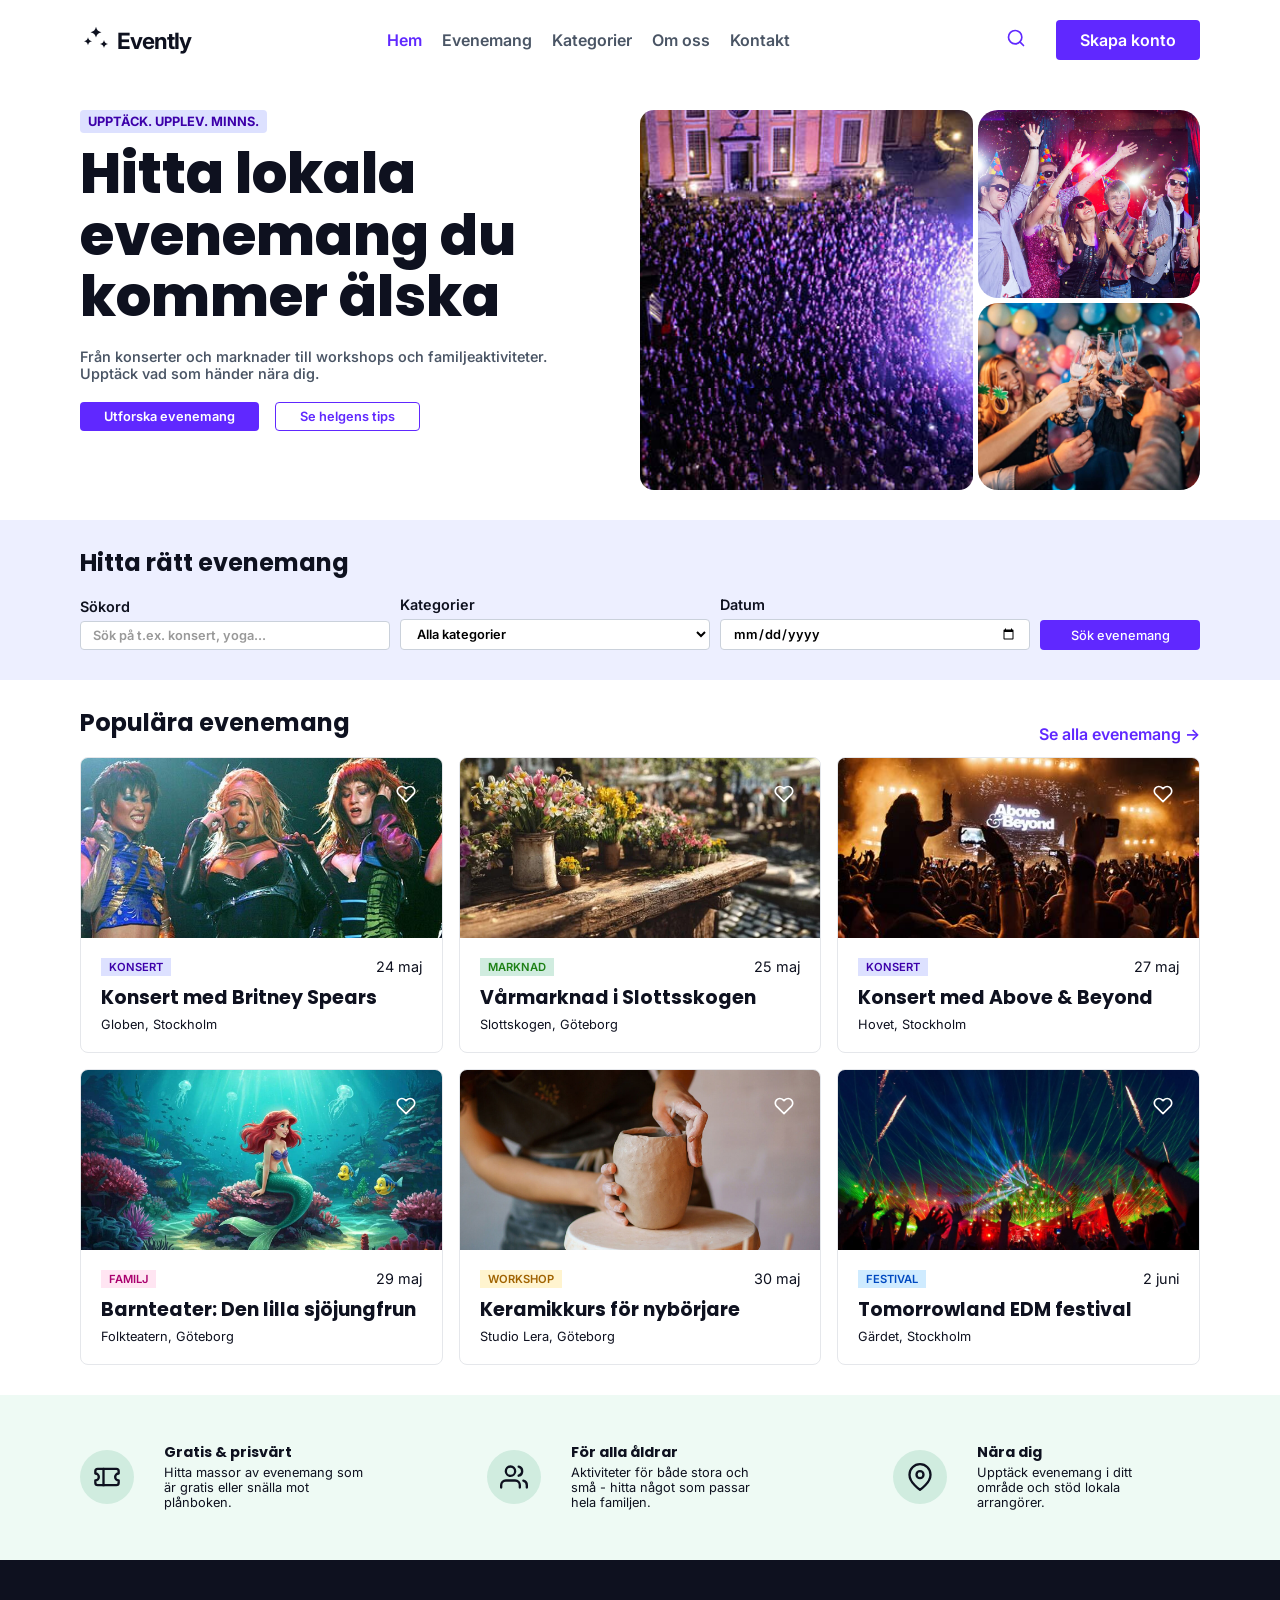
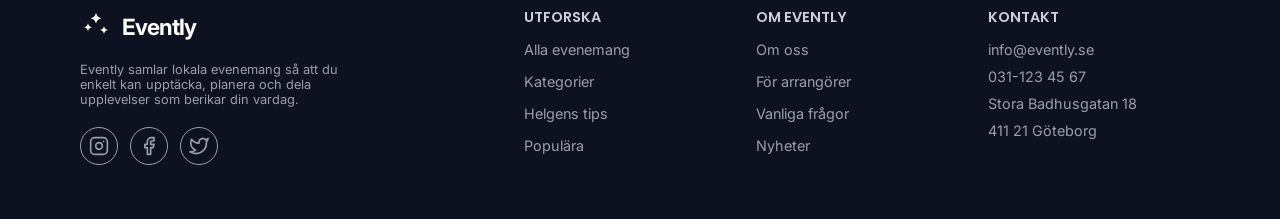
<file: index.html>
<!DOCTYPE html>
<html lang="sv">

<head>
    <meta charset="UTF-8">
    <meta name="description" content="Hitta evenemang nära dig med Evently">    
    <meta name="viewport" content="width=device-width, initial-scale=1.0">
    <title>Evently - Hitta lokala evenemang du kommer älska</title>
    <!-- Google Fonts Preconnect and Links for Variable Fonts: Inter and Poppins -->
    <link rel="preconnect" href="https://fonts.googleapis.com">
    <link rel="preconnect" href="https://fonts.gstatic.com" crossorigin>
    <link href="https://fonts.googleapis.com/css2?family=Inter:ital,opsz,wght@0,14..32,100..900;1,14..32,100..900&family=Poppins:ital,wght@0,100;0,200;0,300;0,400;0,500;0,600;0,700;0,800;0,900;1,100;1,200;1,300;1,400;1,500;1,600;1,700;1,800;1,900&display=swap" rel="stylesheet">
    <link rel="stylesheet" href="style.css">
</head>

<body>
  
<div class="sitewrapper">

    <header class="header">

        <div class="header-inner">

            <div class="mobile-menu">
                <a class="active" href="#">Hem</a>
                <a href="#">Evenemang</a>
                <a href="#">Kategorier</a>
                <a href="#">Om oss</a>
                <a href="#">Kontakt</a>
                <a href="#">Skapa konto</a>
            </div>

            <div class="logo">
                <a class="logo-link">
                    <svg width="32" height="32" viewBox="0 0 24 24" fill="currentColor" xmlns="http://www.w3.org/2000/svg" aria-hidden="true">
                        <path d="M12 2c-.4 2.3-1.8 3.7-4.1 4.1C10.2 6.5 11.6 7.9 12 10.2c.4-2.3 1.8-3.7 4.1-4.1-2.3-.4-3.7-1.8-4.1-4.1zM6 10c-.3 1.7-1.3 2.7-3 3 1.7.3 2.7 1.3 3 3 .3-1.7 1.3-2.7 3-3-1.7-.3-2.7-1.3-3-3zm12 2c-.3 1.7-1.3 2.7-3 3 1.7.3 2.7 1.3 3 3 .3-1.7 1.3-2.7 3-3-1.7-.3-2.7-1.3-3-3z" />
                    </svg>
                    <span>Evently</span>
                </a>
            </div>

            <nav class="nav-menu">
                <a class="active" href="#">Hem</a>
                <a href="#">Evenemang</a>
                <a href="#">Kategorier</a>
                <a href="#">Om oss</a>
                <a href="#">Kontakt</a>
            </nav>

            <div class="header-right">

                <button class="search-btn" aria-label="Sök"> <svg width="20" height="20" viewBox="0 0 24 24" fill="none" stroke="currentColor" stroke-width="2"
            stroke-linecap="round" stroke-linejoin="round" aria-hidden="true">
                <circle cx="11" cy="11" r="8"></circle>
                <line x1="21" y1="21" x2="16.65" y2="16.65"></line>
                </svg></button>

                <button class="create-account-btn">Skapa konto</button>

                <div class="hamburger">
                    <svg width="24" height="24" viewBox="0 0 24 24" fill="none" stroke="currentColor" stroke-width="2"
                        stroke-linecap="round" stroke-linejoin="round" aria-hidden="true">
                        <line x1="4" y1="12" x2="20" y2="12"></line>
                        <line x1="4" y1="6" x2="20" y2="6"></line>
                        <line x1="4" y1="18" x2="20" y2="18"></line>
                    </svg>

                </div>
            </div>

        </div>

    </header>

    <main>

        <section class="hero">

            <div class="content-wrapper">

                <div class="hero-inner">
                
                    <div class="hero-content">
                        <p class="tagline">Upptäck. Upplev. Minns.</p>
                        <h1 class="hero-title">Hitta lokala evenemang du kommer älska</h1>
                        <p class="hero-description">
                            Från konserter och marknader till workshops och familjeaktiviteter. 
                            Upptäck vad som händer nära dig.
                        </p>

                        <div class="hero-buttons">
                            <button class="btn primary">Utforska evenemang</button>
                            <button class="btn secondary">Se helgens tips</button>
                        </div>
                    </div>
                
                    <div class="hero-images">
                        <div class="large-image">
                            <img src="img/1.jpg" alt="Stort evenemang">
                        </div>
                        <div class="small-images">
                            <div class="small-image">
                                <img src="img/2.jpg" alt="Evenemang 1">
                            </div>
                            <div class="small-image">
                                <img src="img/3.jpg" alt="Evenemang 2">
                            </div>
                        </div>
                    </div>
                
                </div>
        </div>
    </section>

    <section class="filters-section">

       <div class="content-wrapper">
           
            <h2 class="section-title">Hitta rätt evenemang</h2>
           
            <div class="filters-row">
               
               <div class="filter-group">
                   <label for="search">Sökord</label>
                   <input type="text" id="search" placeholder="Sök på t.ex. konsert, yoga..." class="search-input">
               </div>

               <div class="filter-group">
                   <label for="category">Kategorier</label>
                   <select id="category" class="select-input">
                       <option value="">Alla kategorier</option>
                       <option value="konsert">Konsert</option>
                       <option value="marknad">Marknad</option>
                       <option value="workshop">Workshop</option>
                       <option value="familj">Familj</option>
                       <option value="sport">Sport / Hälsa</option>
                   </select>
               </div>

               <div class="filter-group">
                   <label for="date">Datum</label>
                   <input type="date" id="date" class="date-input">
               </div>

               <div class="filter-group button-group">
                   <button class="search-filter-btn">Sök evenemang</button>
               </div>

            </div>
       </div>

    </section>

    <section class="popular-section">

        <div class="content-wrapper">

            <div class="section-header">
                <h2 class="section-title">Populära evenemang</h2>
                <a href="#" class="see-all">Se alla evenemang &rarr;</a>
            </div>

            <div class="events-grid">

                <div class="event-card">
                    <div class="card-image">
                        <img src="img/card1.jpg" alt="">
                        <button class="favorite-btn" aria-label="Love this">
                            <svg width="20" height="20" viewBox="0 0 24 24" fill="none" stroke="currentColor" stroke-width="2" stroke-linecap="round" stroke-linejoin="round">
                                <path d="M20.84 4.61a5.5 5.5 0 0 0-7.78 0L12 5.67l-1.06-1.06a5.5 5.5 0 0 0-7.78 7.78l1.06 1.06L12 21.23l7.78-7.78 1.06-1.06a5.5 5.5 0 0 0 0-7.78z"></path>
                            </svg>
                        </button>
                    </div>
                    <div class="card-content">
                        <div class="card-meta">
                            <span class="category-konsert">Konsert</span>
                            <span class="date">24 maj</span>
                        </div>
                        <h3 class="event-title">Konsert med Britney Spears</h3>
                        <p class="location">Globen, Stockholm</p>
                    </div>
                </div>

                 <div class="event-card">
                    <div class="card-image">
                        <img src="img/card2.jpg" alt="">
                        <button class="favorite-btn" aria-label="Love this">
                            <svg width="20" height="20" viewBox="0 0 24 24" fill="none" stroke="currentColor" stroke-width="2" stroke-linecap="round" stroke-linejoin="round">
                                <path d="M20.84 4.61a5.5 5.5 0 0 0-7.78 0L12 5.67l-1.06-1.06a5.5 5.5 0 0 0-7.78 7.78l1.06 1.06L12 21.23l7.78-7.78 1.06-1.06a5.5 5.5 0 0 0 0-7.78z"></path>
                            </svg>
                        </button>
                    </div>
                    <div class="card-content">
                        <div class="card-meta">
                            <span class="category-marknad">Marknad</span>
                            <span class="date">25 maj</span>
                        </div>
                        <h3 class="event-title">Vårmarknad i Slottsskogen</h3>
                        <p class="location">Slottskogen, Göteborg</p>
                    </div>
                </div>

                 <div class="event-card">
                    <div class="card-image">
                        <img src="img/card3.jpg" alt="">
                        <button class="favorite-btn" aria-label="Love this">
                            <svg width="20" height="20" viewBox="0 0 24 24" fill="none" stroke="currentColor" stroke-width="2" stroke-linecap="round" stroke-linejoin="round">
                                <path d="M20.84 4.61a5.5 5.5 0 0 0-7.78 0L12 5.67l-1.06-1.06a5.5 5.5 0 0 0-7.78 7.78l1.06 1.06L12 21.23l7.78-7.78 1.06-1.06a5.5 5.5 0 0 0 0-7.78z"></path>
                            </svg>
                        </button>
                    </div>
                    <div class="card-content">
                        <div class="card-meta">
                            <span class="category-konsert">Konsert</span>
                            <span class="date">27 maj</span>
                        </div>
                        <h3 class="event-title">Konsert med Above & Beyond</h3>
                        <p class="location">Hovet, Stockholm</p>
                    </div>
                </div>

                 <div class="event-card">
                    <div class="card-image">
                        <img src="img/card4.jpg" alt="">
                        <button class="favorite-btn" aria-label="Love this">
                            <svg width="20" height="20" viewBox="0 0 24 24" fill="none" stroke="currentColor" stroke-width="2" stroke-linecap="round" stroke-linejoin="round">
                                <path d="M20.84 4.61a5.5 5.5 0 0 0-7.78 0L12 5.67l-1.06-1.06a5.5 5.5 0 0 0-7.78 7.78l1.06 1.06L12 21.23l7.78-7.78 1.06-1.06a5.5 5.5 0 0 0 0-7.78z"></path>
                            </svg>
                        </button>
                    </div>
                    <div class="card-content">
                        <div class="card-meta">
                            <span class="category-familj">Familj</span>
                            <span class="date">29 maj</span>
                        </div>
                        <h3 class="event-title">Barnteater: Den lilla sjöjungfrun</h3>
                        <p class="location">Folkteatern, Göteborg</p>
                    </div>
                </div>

                 <div class="event-card">
                    <div class="card-image">
                        <img src="img/card5.jpg" alt="">
                        <button class="favorite-btn" aria-label="Love this">
                            <svg width="20" height="20" viewBox="0 0 24 24" fill="none" stroke="currentColor" stroke-width="2" stroke-linecap="round" stroke-linejoin="round">
                                <path d="M20.84 4.61a5.5 5.5 0 0 0-7.78 0L12 5.67l-1.06-1.06a5.5 5.5 0 0 0-7.78 7.78l1.06 1.06L12 21.23l7.78-7.78 1.06-1.06a5.5 5.5 0 0 0 0-7.78z"></path>
                            </svg>
                        </button>
                    </div>
                    <div class="card-content">
                        <div class="card-meta">
                            <span class="category-workshop">Workshop</span>
                            <span class="date">30 maj</span>
                        </div>
                        <h3 class="event-title">Keramikkurs för nybörjare</h3>
                        <p class="location">Studio Lera, Göteborg</p>
                    </div>
                </div>

                 <div class="event-card">
                    <div class="card-image">
                        <img src="img/card6.jpg" alt="">
                        <button class="favorite-btn" aria-label="Love this">
                            <svg width="20" height="20" viewBox="0 0 24 24" fill="none" stroke="currentColor" stroke-width="2" stroke-linecap="round" stroke-linejoin="round">
                                <path d="M20.84 4.61a5.5 5.5 0 0 0-7.78 0L12 5.67l-1.06-1.06a5.5 5.5 0 0 0-7.78 7.78l1.06 1.06L12 21.23l7.78-7.78 1.06-1.06a5.5 5.5 0 0 0 0-7.78z"></path>
                            </svg>
                        </button>
                    </div>
                    <div class="card-content">
                        <div class="card-meta">
                            <span class="category-festival">Festival</span>
                            <span class="date">2 juni</span>
                        </div>
                        <h3 class="event-title">Tomorrowland EDM festival</h3>
                        <p class="location">Gärdet, Stockholm</p>
                    </div>
                </div>

            </div>
        </div>
    </section>

    <section class="benefits-section">

        <div class="content-wrapper">

            <div class="benefits-grid">

                <div class="benefit-card">
                        <div class="icon-circle">
                    <svg width="48" height="48" viewBox="0 0 24 24" fill="none" stroke="currentColor" stroke-width="2" stroke-linecap="round" stroke-linejoin="round">
                        <path d="M2 9a3 3 0 0 1 0 6v2a2 2 0 0 0 2 2h16a2 2 0 0 0 2-2v-2a3 3 0 0 1 0-6V7a2 2 0 0 0-2-2H4a2 2 0 0 0-2 2v2z"></path>
                        <line x1="9" y1="5" x2="9" y2="19"></line>
                    </svg>
                    </div>
                    <div class="benefit-text">
                        <h3>Gratis & prisvärt</h3>
                        <p>Hitta massor av evenemang som är gratis eller snälla mot plånboken.</p>
                    </div>
                </div>

                <div class="benefit-card">
                    <div class="icon-circle">
                    <svg width="48" height="48" viewBox="0 0 24 24" fill="none" stroke="currentColor" stroke-width="2" stroke-linecap="round" stroke-linejoin="round">
                        <path d="M17 21v-2a4 4 0 0 0-4-4H5a4 4 0 0 0-4 4v2"></path>
                        <circle cx="9" cy="7" r="4"></circle>
                        <path d="M23 21v-2a4 4 0 0 0-3-3.87"></path>
                        <path d="M16 3.13a4 4 0 0 1 0 7.75"></path>
                    </svg>
                    </div>
                    <div class="benefit-text">
                        <h3>För alla åldrar</h3>
                        <p>Aktiviteter för både stora och små - hitta något som passar hela familjen.</p>
                    </div>
                </div>

                <div class="benefit-card">
                    <div class="icon-circle">
                    <svg class="m-1 text-emerald-800" width="24" height="24" viewBox="0 0 24 24" fill="none" stroke="currentColor" stroke-width="2" stroke-linecap="round" stroke-linejoin="round" aria-hidden="true">
                        <path d="M21 10c0 7-9 13-9 13s-9-6-9-13a9 9 0 0 1 18 0z"></path>
                        <circle cx="12" cy="10" r="3"></circle>
                    </svg>
                    </div>
                    <div class="benefit-text">
                        <h3>Nära dig</h3>
                        <p>Upptäck evenemang i ditt område och stöd lokala arrangörer.</p>
                    </div>
                </div>

            </div>

        </div>

    </section>

    </main>

    <footer class="footer">

        <div class="content-wrapper">

            <div class="footer-grid">

                <div class="footer-col logo-col">
                    <div class="logo">
                        <a href="#" class="logo-link">

                            <svg width="32" height="32" viewBox="0 0 24 24" fill="currentColor" xmlns="http://www.w3.org/2000/svg">
                                <path d="M12 2c-.4 2.3-1.8 3.7-4.1 4.1C10.2 6.5 11.6 7.9 12 10.2c.4-2.3 1.8-3.7 4.1-4.1-2.3-.4-3.7-1.8-4.1-4.1zM6 10c-.3 1.7-1.3 2.7-3 3 1.7.3 2.7 1.3 3 3 .3-1.7 1.3-2.7 3-3-1.7-.3-2.7-1.3-3-3zm12 2c-.3 1.7-1.3 2.7-3 3 1.7.3 2.7 1.3 3 3 .3-1.7 1.3-2.7 3-3-1.7-.3-2.7-1.3-3-3z" />
                            </svg>
                            <span>Evently</span>
                        </a>
                    </div>

                    <p class="footer-description">
                        Evently samlar lokala evenemang så att du enkelt kan upptäcka, planera och dela upplevelser som berikar din vardag.
                    </p>

                    <div class="social-icons">
                        <a href="#" class="social-icon" aria-label="Instagram"><svg width="20" height="20" viewBox="0 0 24 24" fill="none" stroke="currentColor" stroke-width="2" stroke-linecap="round" stroke-linejoin="round"><rect x="2" y="2" width="20" height="20" rx="5" ry="5"></rect><path d="M16 11.37A4 4 0 1 1 12.63 8 4 4 0 0 1 16 11.37z"></path><line x1="17.5" y1="6.5" x2="17.51" y2="6.5"></line></svg></a>
                        <a href="#" class="social-icon" aria-label="Facebook"><svg width="20" height="20" viewBox="0 0 24 24" fill="none" stroke="currentColor" stroke-width="2" stroke-linecap="round" stroke-linejoin="round"><path d="M18 2h-3a5 5 0 0 0-5 5v3H7v4h3v8h4v-8h3l1-4h-4V7a1 1 0 0 1 1-1h3z"></path></svg></a>
                        <a href="#" class="social-icon" aria-label="Twitter"><svg width="20" height="20" viewBox="0 0 24 24" fill="none" stroke="currentColor" stroke-width="2" stroke-linecap="round" stroke-linejoin="round"><path d="M23 3a10.9 10.9 0 0 1-3.14 1.53 4.48 4.48 0 0 0-7.86 3v1A10.66 10.66 0 0 1 3 4s-4 9 5 13a11.64 11.64 0 0 1-7 2c9 5 20 0 20-11.5a4.5 4.5 0 0 0-.08-.83A7.72 7.72 0 0 0 23 3z"></path></svg></a>
                    </div>
                </div>

                <div class="footer-col">
                    <h4>Utforska</h4>
                    <ul class="footer-links">
                        <li><a href="#">Alla evenemang</a></li>
                        <li><a href="#">Kategorier</a></li>
                        <li><a href="#">Helgens tips</a></li>
                        <li><a href="#">Populära</a></li>
                    </ul>
                </div>

                <div class="footer-col">
                    <h4>Om Evently</h4>
                    <ul class="footer-links">
                        <li><a href="#">Om oss</a></li>
                        <li><a href="#">För arrangörer</a></li>
                        <li><a href="#">Vanliga frågor</a></li>
                        <li><a href="#">Nyheter</a></li>
                    </ul>
                </div>

                <div class="footer-col">
                    <h4>Kontakt</h4>
                    <ul class="footer-contact">
                        <li><a href="mailto:info@evently.se">info@evently.se</a></li>
                        <li><a href="tel:+46311234567">031-123 45 67</a></li>
                        <li>Stora Badhusgatan 18</li>
                        <li>411 21 Göteborg</li>
                    </ul>
                </div>

            </div>
        </div>

    </footer>

</div>

<script>
const hamburger = document.querySelector('.hamburger');
const mobileMenu = document.querySelector('.mobile-menu');

hamburger.addEventListener('click', () => {
    mobileMenu.classList.toggle('open');
});
</script>
  
</body>

</html>
</file>
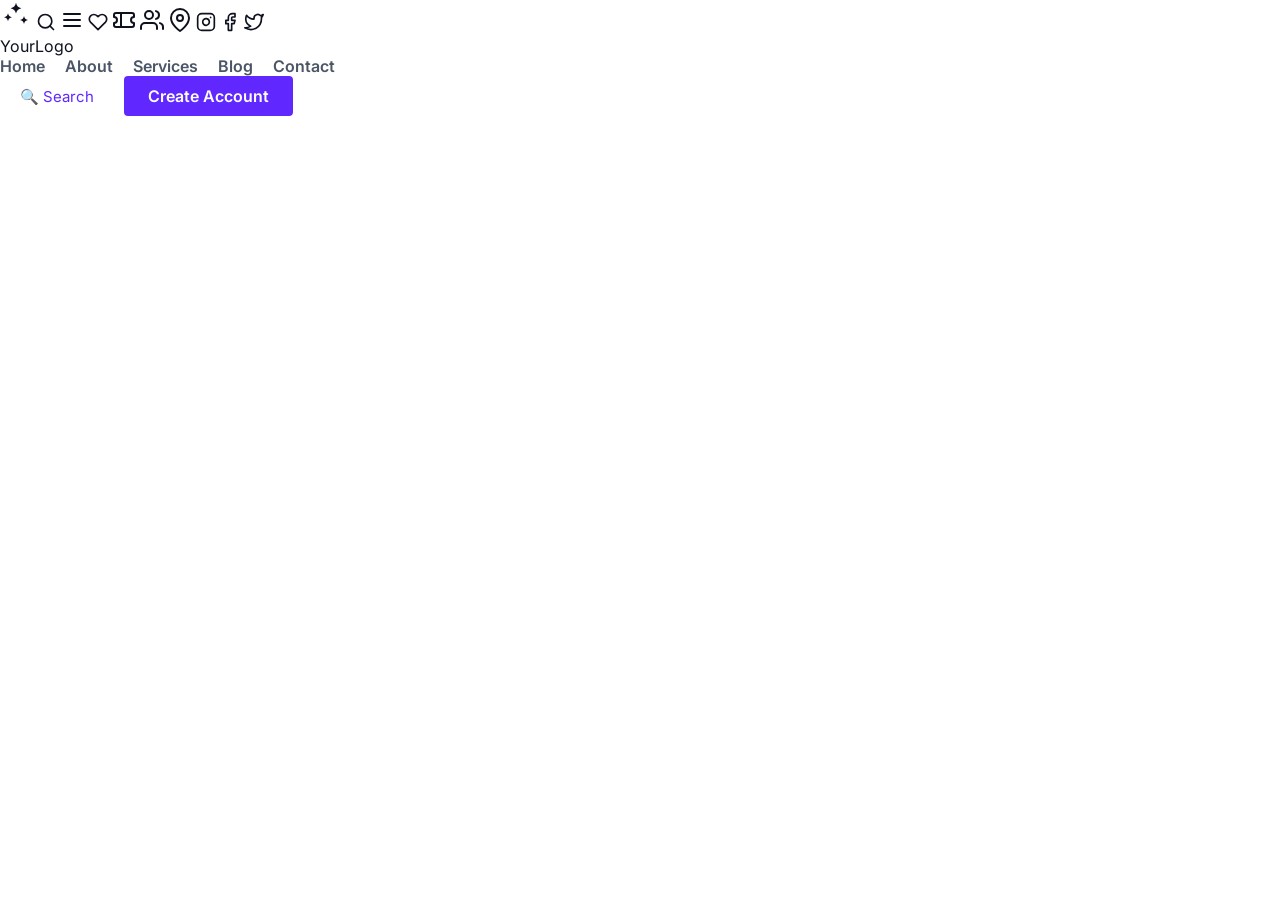
<file: temp.html>
<!DOCTYPE html>
<html lang="sv">

<head>
    <meta charset="UTF-8">
    <meta name="viewport" content="width=device-width, initial-scale=1.0">
    <title>Evently - Hitta lokala evenemang du kommer älska</title>
    <!-- Google Fonts Preconnect and Links for Variable Fonts: Inter and Poppins -->
    <link rel="preconnect" href="https://fonts.googleapis.com">
    <link rel="preconnect" href="https://fonts.gstatic.com" crossorigin>
    <link
        href="https://fonts.googleapis.com/css2?family=Inter:ital,opsz,wght@0,14..32,100..900;1,14..32,100..900&family=Poppins:ital,wght@0,100..900;1,100..900&display=swap"
        rel="stylesheet">
    <link rel="stylesheet" href="style.css">
</head>

<body>
    <!-- SVGs -->

    <!-- logo icon -->
    <svg width="32" height="32" viewBox="0 0 24 24" fill="currentColor" xmlns="http://www.w3.org/2000/svg"
        aria-hidden="true">
        <path
            d="M12 2c-.4 2.3-1.8 3.7-4.1 4.1C10.2 6.5 11.6 7.9 12 10.2c.4-2.3 1.8-3.7 4.1-4.1-2.3-.4-3.7-1.8-4.1-4.1zM6 10c-.3 1.7-1.3 2.7-3 3 1.7.3 2.7 1.3 3 3 .3-1.7 1.3-2.7 3-3-1.7-.3-2.7-1.3-3-3zm12 2c-.3 1.7-1.3 2.7-3 3 1.7.3 2.7 1.3 3 3 .3-1.7 1.3-2.7 3-3-1.7-.3-2.7-1.3-3-3z" />
    </svg>

    <!-- spyglass icon -->
    <svg width="20" height="20" viewBox="0 0 24 24" fill="none" stroke="currentColor" stroke-width="2"
        stroke-linecap="round" stroke-linejoin="round" aria-hidden="true">
        <circle cx="11" cy="11" r="8"></circle>
        <line x1="21" y1="21" x2="16.65" y2="16.65"></line>
    </svg>

    <!-- hamburger icon -->
    <svg width="24" height="24" viewBox="0 0 24 24" fill="none" stroke="currentColor" stroke-width="2"
        stroke-linecap="round" stroke-linejoin="round" aria-hidden="true">
        <line x1="4" y1="12" x2="20" y2="12"></line>
        <line x1="4" y1="6" x2="20" y2="6"></line>
        <line x1="4" y1="18" x2="20" y2="18"></line>
    </svg>

    <!-- heart icon -->
    <svg width="20" height="20" viewBox="0 0 24 24" fill="none" stroke="currentColor" stroke-width="2"
        stroke-linecap="round" stroke-linejoin="round" aria-hidden="true">
        <path
            d="M20.84 4.61a5.5 5.5 0 0 0-7.78 0L12 5.67l-1.06-1.06a5.5 5.5 0 0 0-7.78 7.78l1.06 1.06L12 21.23l7.78-7.78 1.06-1.06a5.5 5.5 0 0 0 0-7.78z">
        </path>
    </svg>

    <!-- ticket icon -->
    <svg class="m-1 text-emerald-800" width="24" height="24" viewBox="0 0 24 24" fill="none" stroke="currentColor"
        stroke-width="2" stroke-linecap="round" stroke-linejoin="round" aria-hidden="true">
        <path
            d="M2 9a3 3 0 0 1 0 6v2a2 2 0 0 0 2 2h16a2 2 0 0 0 2-2v-2a3 3 0 0 1 0-6V7a2 2 0 0 0-2-2H4a2 2 0 0 0-2 2v2z">
        </path>
        <line x1="9" y1="5" x2="9" y2="19"></line>
    </svg>

    <!-- people icon -->
    <svg class="m-1 text-emerald-800" width="24" height="24" viewBox="0 0 24 24" fill="none" stroke="currentColor"
        stroke-width="2" stroke-linecap="round" stroke-linejoin="round" aria-hidden="true">
        <path d="M17 21v-2a4 4 0 0 0-4-4H5a4 4 0 0 0-4 4v2"></path>
        <circle cx="9" cy="7" r="4"></circle>
        <path d="M23 21v-2a4 4 0 0 0-3-3.87"></path>
        <path d="M16 3.13a4 4 0 0 1 0 7.75"></path>
    </svg>

    <!-- location icon -->
    <svg class="m-1 text-emerald-800" width="24" height="24" viewBox="0 0 24 24" fill="none" stroke="currentColor"
        stroke-width="2" stroke-linecap="round" stroke-linejoin="round" aria-hidden="true">
        <path d="M21 10c0 7-9 13-9 13s-9-6-9-13a9 9 0 0 1 18 0z"></path>
        <circle cx="12" cy="10" r="3"></circle>
    </svg>

    <!-- instagram icon -->
    <svg width="20" height="20" viewBox="0 0 24 24" fill="none" stroke="currentColor" stroke-width="2"
        stroke-linecap="round" stroke-linejoin="round" aria-hidden="true">
        <rect x="2" y="2" width="20" height="20" rx="5" ry="5"></rect>
        <path d="M16 11.37A4 4 0 1 1 12.63 8 4 4 0 0 1 16 11.37z"></path>
        <line x1="17.5" y1="6.5" x2="17.51" y2="6.5"></line>
    </svg>

    <!-- facebook icon -->
    <svg width="20" height="20" viewBox="0 0 24 24" fill="none" stroke="currentColor" stroke-width="2"
        stroke-linecap="round" stroke-linejoin="round" aria-hidden="true">
        <path d="M18 2h-3a5 5 0 0 0-5 5v3H7v4h3v8h4v-8h3l1-4h-4V7a1 1 0 0 1 1-1h3z"></path>
    </svg>

    <!-- x icon -->
    <svg width="20" height="20" viewBox="0 0 24 24" fill="none" stroke="currentColor" stroke-width="2"
        stroke-linecap="round" stroke-linejoin="round" aria-hidden="true">
        <path
            d="M23 3a10.9 10.9 0 0 1-3.14 1.53 4.48 4.48 0 0 0-7.86 3v1A10.66 10.66 0 0 1 3 4s-4 9 5 13a11.64 11.64 0 0 1-7 2c9 5 20 0 20-11.5a4.5 4.5 0 0 0-.08-.83A7.72 7.72 0 0 0 23 3z">
        </path>
    </svg>

    <div class="sitewrapper">
<header class="header">
    <div class="header-container">
        
        <div class="logo">
            <a href="#">YourLogo</a>
        </div>

        <nav class="nav-menu">
            <a href="#">Home</a>
            <a href="#">About</a>
            <a href="#">Services</a>
            <a href="#">Blog</a>
            <a href="#">Contact</a>
        </nav>

        <div class="header-right">
            <button class="search-btn">🔍 Search</button>
            <button class="create-account-btn">Create Account</button>
        </div>

    </div>
</header>

    <main>




    </main>

    <footer>


    </footer>
    </div>
</body>

</html>
</file>
<file: style.css>
:root {
    /* Fonts */
    --font-inter: 'Inter', system-ui, -apple-system, sans-serif;
    --font-poppins: 'Poppins', system-ui, -apple-system, sans-serif;

    /* Brand Colors */
    --purple-100: oklch(95.6% 0.028 282);
    --purple-200: oklch(91.7% 0.049 281);
    --purple-400: oklch(65.382% 0.18828 279.856);
    --purple-600: oklch(51.52% 0.2801 282.26);
    --purple-800: oklch(33.8% 0.24 285);
    --indigo-100: oklch(94.5% 0.015 264);

    /* Neutral Colors */
    --gray-50: oklch(98.53% 0.0076 250.77);
    --gray-100: oklch(96.5% 0.01 250);
    --gray-300: oklch(85.82% 0.0156 254.4);
    --gray-400: oklch(70.12% 0.019 252.3);
    --gray-600: oklch(44.51% 0.0304 257.65);
    --gray-900: oklch(18.23% 0.0298 274.65);
    --gray-950: oklch(18.23% 0.0298 274.65);
    --white: oklch(100% 0 0);

    /* Utility Colors */
    --mint-50: oklch(97.5% 0.015 165);
    --mint-200: oklch(92% 0.035 165);
    --emerald-100: oklch(95.9% 0.04 144);
    --emerald-800: oklch(52.71% 0.1654 142.1);
    --orange-100: oklch(96.8% 0.05 90);
    --orange-800: oklch(55% 0.14 75);
    --pink-100: oklch(94.8% 0.035 348);
    --pink-800: oklch(48.55% 0.2038 350.7);
    --blue-100: oklch(92.8% 0.05 250);
    --blue-800: oklch(45% 0.20 260);

    /* Spacing */
    --spacing: 0.25rem;
}



/* ==========================================
    Basic reset & typography
   ========================================== */

* {
    margin: 0;
    padding: 0;
    font: inherit;

    box-sizing: border-box;
}

img {
    max-width: 100%;
    height: auto;
    display: block;
}

a {
    text-decoration: none;
    color: inherit;
}

ul {
    list-style: none;
}


html {
    color-scheme: dark light;
}

/*** Global/base styles ***/

body {
    font-family: var(--font-inter);
    color: var(--gray-900);
    background: #fff; /* had to add this because on graphene OS browser it sets background color to black */  
}

h1,
h2,
h3,
h4,
h5,
h6 {
    font-family: var(--font-poppins);
    text-wrap: balance;
    line-height: 1.1;
}

p {
    text-wrap: pretty;
}



/* Custom premium scrollbar */
::-webkit-scrollbar {
    width: 10px;
}

::-webkit-scrollbar-track {
    background: var(--gray-50);
}

::-webkit-scrollbar-thumb {
    background: var(--gray-300);
    border-radius: 5px;
    border: 2px solid var(--gray-50);
}

::-webkit-scrollbar-thumb:hover {
    background: var(--purple-400);
}


/* Kevin Powell's content-grid layout pattern */
.content-grid {
    --padding-inline: calc(var(--spacing) * 6);
    --content-max-width: 75rem;
    --breakout-max-width: 85rem;

    --breakout-size: calc((var(--breakout-max-width) - var(--content-max-width)) / 2);

    display: grid;
    grid-template-columns:
        [full-width-start] minmax(var(--padding-inline), 1fr) [breakout-start] minmax(0, var(--breakout-size)) [content-start] minmax(min(100% - (var(--padding-inline) * 2), var(--content-max-width)), 1fr) [content-end] minmax(0, var(--breakout-size)) [breakout-end] minmax(var(--padding-inline), 1fr) [full-width-end];
}

.content-grid> :not(.breakout, .full-width),
.full-width> :not(.breakout, .full-width) {
    grid-column: content;
}

.content-grid>.breakout {
    grid-column: breakout;
}

.content-grid>.full-width {
    grid-column: full-width;

    display: grid;
    grid-template-columns: inherit;
}


/* Screen-reader utility (Visually Hidden) */
.visually-hidden {
    position: absolute;
    width: 1px;
    height: 1px;
    padding: 0;
    margin: -1px;
    overflow: hidden;
    clip: rect(0, 0, 0, 0);
    white-space: nowrap;
    border: 0;
}


/* OUR CSS STARTS HERE */ 

/* TOP NAV / HEADER */

.sitewrapper {
    max-width: 100%;
    margin: 0 auto;
}

.content-wrapper {
    max-width: 1200px;
    margin: 0 auto;
    padding-inline: 40px;
}

.header {
    background-color: var(--white);
}

.header-inner {
    display: flex;
    align-items: center;
    justify-content: space-between;
    padding-inline: 40px;
    height: 80px;
    max-width: 1200px;
    margin: 0 auto;
}

.logo {
    display: flex;
    align-items: center;
}

.logo-link {
    display: flex;
    align-items: center;
    gap: 5px; 
    text-decoration: none;
    color: var(--gray-900);
}

.logo span {
    font-size: 1.4rem;
    font-weight: 700;
    letter-spacing: -1px;
}

.nav-menu {
    display: flex;
    gap: 20px;
}

.nav-menu a {
    text-decoration: none;
    color: var(--gray-600);
    font-weight: 600;
}

a.active {
    color: var(--purple-600);
}

.nav-menu a:hover {
    color: var(--purple-600);
}

.header-right {
    display: flex;
    align-items: center;
    gap: 10px;
}

.search-btn {
    padding-block: 10px;
    padding-inline: 20px;
    border:none;
    cursor: pointer;
    font-size: 15px;
    background:var(--white);
    color: var(--purple-600);
}

.search-btn:hover {
    background-color: var(--white);
}

.create-account-btn {
    padding-block: 10px;
    padding-inline: 24px;
    background-color: var(--purple-600);
    color: var(--white);
    border: none;
    border-radius:4px; 
    cursor: pointer;
    font-weight: 600;
}

.create-account-btn:hover {
    background-color: var(--blue-800);
}

.hamburger {
    display:none;
    color: var(--purple-600);
}

.mobile-menu {
    position: absolute;
    top: 80px;
    right: 0;
    left: 0;
    background: white;
    display: none;
    flex-direction: column;
    gap: 20px;
    padding-block: 20px;
    padding-inline: 40px;
    box-shadow: 0 10px 20px rgba(0,0,0,0.1);
}

.mobile-menu a {
    text-decoration: none;
    font-weight: 600;
}

.mobile-menu a:hover {
    color: var(--purple-600);
}

.mobile-menu.open {
    display: flex;
}

/* TOP NAV / HEADER END */

/* SECTION MAIN */

.hero {
    max-height: 800px;
    padding-block: 30px;
}

.hero-inner {
    max-width: 1400px;
    margin: 0 auto;
    display: flex;
    align-items: flex-start;
    gap: 40px;
    height: 100%;
}

.hero-content {
    flex: 1;
    max-width: 520px;
}

.tagline {
    display: inline-block;
    background-color: var(--purple-200);
    color: var(--purple-800);
    padding-block: 4px;
    padding-inline: 8px;
    border-radius: 4px;
    font-weight: 700;
    margin-block-end: 10px;
    font-size:0.8rem;
    text-transform:uppercase;
}

.hero-title {
    font-size: 3.5rem;
    font-weight: 800;
    color: var(--gray-950);
    margin-block-end: 20px;
}

.hero-description {
    font-size: 0.9rem;
    color: var(--gray-600);
    margin-block-end: 20px;
    font-weight:550;
}

.hero-buttons {
    display: flex;
    gap: 16px;
    flex-wrap: wrap;
}

.btn {
    padding-block: 6px;
    padding-inline: 24px;
    font-size: 0.8rem;
    font-weight: 600;
    border-radius: 4px;
    cursor: pointer;
    transition: all 0.3s;
}

.btn.primary {
    background-color: var(--purple-600);
    color: var(--white);
    border: none;
}

.btn.primary:hover {
    background-color: var(--blue-800);
}

.btn.secondary {
    background-color: transparent;
    color: var(--purple-600);
    border: 1px solid var(--purple-600);
}

.btn.secondary:hover {
    background-color: var(--gray-900);
    color: var(--white);
}

.hero-images {
    flex: 1;
    display: flex;
    gap: 5px;
    height: 380px;          
}

.large-image {
    flex: 60%;
    border-radius: 14px;
    overflow: hidden;
}

.large-image img {
    width: 100%;
    height: 100%;
    object-fit: cover;
}

.small-images {
    flex: 40%;
    display: flex;
    flex-direction: column;
    gap: 5px;
}

.small-image {
    flex: 1;
    border-radius: 20px;
    overflow: hidden;
}

.small-image img {
    width: 100%;
    height: 100%;
    object-fit: cover;
}

/* SECTION MAIN END */

/* FILTER SECTION */

.filters-section {
    background-color: var(--purple-100);
    padding-block: 30px;
    width: 100%;
}

.filters-inner {
    max-width: 1200px;
    margin: 0 auto;
}

.section-title {
    font-size: 1.4rem;
    font-weight: 700;
    color: var(--gray-900);
    margin-block-end: 20px;
}

.filters-row {
    display: flex;
    gap: 10px;
    align-items: end;
    flex-wrap: wrap;
}

.filter-group {
    display: flex;
    flex-direction: column;
    flex: 1;
    min-width: 120px;
}

.button-group {
    flex: 0 0 auto;
    width: auto;
    min-width: 160px;
}

.filter-group label {
    font-size: 0.9rem;
    font-weight: 600;
    color: var(--gray-800);
    margin-block-end: 6px;
}

.search-input,
.select-input,
.date-input {
    padding-block: 6px;
    padding-inline: 12px;
    font-size: 0.8rem;
    border: 1px solid var(--gray-300);
    border-radius: 4px;
    background-color: var(--white);
    transition: all 0.3s;
    font-weight:600;
}

.search-input:focus,
.select-input:focus,
.date-input:focus {
    outline: none;
    border-color: #007bff;
    box-shadow: 0 0 0 4px rgba(0, 123, 255, 0.1);
}

.search-input::placeholder {
    color: #999;
}

.search-filter-btn {
    padding-block: 6px;
    padding-inline: 4px;
    font-size: 0.8rem;
    font-weight: 500;
    background-color: var(--purple-600);
    color: white;
    border: none;
    border-radius: 4px;
    cursor: pointer;
    white-space: nowrap;
    transition: all 0.3s;
    min-height:30px
}

.search-filter-btn:hover {
    background-color: #0056b3;
}

/* FILTER SECTION END */

/* CARDS SECTION */

.popular-section {
        padding-block: 30px;
}

.section-header {
    display: flex;
    justify-content: space-between;
    align-items: center;
}

.section-title {
    font-size: 1.5rem;
    font-weight: 700;
    color: var(--gray-950);
}

.see-all {
    color: var(--purple-600);
    font-weight: 600;
    text-decoration: none;
    font-size: 1rem;
}

.see-all:hover {
    text-decoration: underline;
}

.events-grid {
    display: grid;
    grid-template-columns: repeat(auto-fit, minmax(300px, 1fr));
    gap: 16px;
}

.event-card {
    background-color: white;
    border: 1px solid #e5e7eb;
    border-radius: 8px;
    overflow: hidden;
    transition: transform 0.3s, box-shadow 0.3s;
}

.event-card:hover {
    box-shadow: 0 20px 25px -5px rgb(0 0 0 / 0.1), 
                0 8px 10px -6px rgb(0 0 0 / 0.1);
}

.card-image {
    position: relative;
    height: 180px;     
    overflow: hidden;
}

.card-image img {
    width: 100%;
    height: 100%;
    object-fit: cover;
}

.favorite-btn {
    position: absolute;
    top: 16px;
    right: 16px;
    background: transparent;
    color: var(--white);
    border: none;
    width: 40px;
    height: 40px;
    border-radius: 50%;
    display: flex;
    align-items: center;
    justify-content: center;
    cursor: pointer;
    transition: all 0.2s;
}

.favorite-btn:hover {
    background: #fff0f0;
    color: #ef4444;
}

.card-content {
    padding-block: 20px;
    padding-inline: 20px;
}

.card-meta {
    display: flex;
    justify-content: space-between;
    margin-bottom: 12px;
    font-size: 0.7rem;
}

.category-konsert {
    color: var(--purple-800);
    background: var(--purple-200);
    font-weight: 600;
    padding-block: 2px;
    padding-inline: 8px;
    text-transform:uppercase;
}

.category-marknad {
    color: var(--emerald-800);
    background: var(--mint-200);
    font-weight: 600;
    padding-block: 2px;
    padding-inline: 8px;
    text-transform:uppercase;
}

.category-workshop {
    color: var(--orange-800);
    background: var(--orange-100);
    font-weight: 600;
    padding-block: 2px;
    padding-inline: 8px;
    text-transform:uppercase;
}

.category-familj {
    color: var(--pink-800);
    background: var(--pink-100);
    font-weight: 600;
    padding-block: 2px;
    padding-inline: 8px;
    text-transform:uppercase;
}

.category-festival {
    color: var(--blue-800);
    background: var(--blue-100);
    font-weight: 600;
    padding-block: 2px;
    padding-inline: 8px;
    text-transform:uppercase;
}

.date {
    color: var(--gray-500);
    font-size:0.9rem;
}

.event-title {
    font-size: 19px;
    font-weight: 700;
    margin-block-end: 8px;
    color: var(--gray-950);
}

.location {
    color: var(--gray-500);
    font-size: 0.8rem;
}

/* CARDS SECTION END */

/* BENEFITS SECTION */

.benefits-section {
    background-color: var(--mint-50);
    padding-block: 50px;
    width: 100%;
}

.benefits-grid {
    display: grid;
    grid-template-columns: repeat(3, 1fr);
    gap: 100px;                
    justify-content: center;     
}

.benefit-card {
    display: flex;
    gap: 30px;
    align-items: center;
    max-width: 285px;    
    width: 100%;  
}

.icon-circle {
    width: 54px;
    height: 54px;
    background-color: var(--mint-200);
    border-radius: 50%;
    display: flex;
    align-items: center;
    justify-content: center;
    flex-shrink: 0;
}

.benefit-card svg {
    width: 28px;
    height: 28px;
    color: var(--gray-800);
}

.benefit-text h3 {
    font-size: 0.9rem;
    font-weight: 700;
    color: var(--gray-800);
    margin-block-end: 5px;
}

.benefit-text p {
    font-size: 0.8rem;
    color: var(--gray-500);
}


/* BENEFITS SECTION END */

/* FOOTER SECTION */

.footer {
    background-color: var(--gray-950); 
    padding-block: 50px;
    padding-inline: 20px;
    width: 100%;
}

.footer-grid {
    display: grid;
    grid-template-columns: 2fr 1fr 1fr 1fr;
    gap: 20px;
}

.logo-col .logo-link {
    display: flex;
    align-items: center;
    gap: 10px;
    color: var(--white);
    text-decoration: none;
    margin-block-end: 20px;
}

.footer-description {
    margin-block-end: 20px;
    max-width: 280px;
    color: var(--gray-400);
    font-size: 0.8rem;
}

.social-icons {
    display: flex;
    gap: 12px;
}

.social-icon {
    display: flex;
    align-items: center;
    justify-content: center;
    width: 38px;
    height: 38px;
    border: 1.5px solid var(--gray-400);
    border-radius: 50%;
    color: var(--gray-400);
    transition: all 0.3s;
}

.social-icon:hover {
    border-color: #10b981;
    color: #10b981;
}

.footer-col h4 {
    color: var(--gray-300);
    font-size: 0.9rem;
    font-weight: 600;
    margin-block-end: 15px;
    text-transform:uppercase;
}

.footer-col {
    font-size: 0.9rem;
}

.footer-links li {
    margin-block-end: 15px;
}

.footer-links a {
    color: var(--gray-400);
    text-decoration: none;
    transition: color 0.3s;
}

.footer-links a:hover {
    color: var(--white);
}

.footer-contact {
    color: var(--gray-400);
}

.footer-contact li {
    margin-block-end: 10px;
}

/* FOOTER SECTION END */

/* RESPONSIVE QUERIES */

@media (max-width: 1140px) {

    .content-wrapper {
            padding-inline: 20px;   
    }

    .benefits-grid {
            gap: 40px;
    }

    .header-inner {
            padding-inline: 20px;
    }

}

@media (max-width: 900px) {

    .nav-menu {
        display: none;
    }

    .create-account-btn {
        display: none;
    }

    .hamburger {
        display: block;
        cursor: pointer;
    }
    
    .benefit-card {
        flex-direction: column;
        align-items: center;
        text-align: center;
        gap: 15px;
    }

    .hero-inner {
        flex-direction: column;
        gap: 20px;
    }

    .hero-images {
         flex: initial;
        display: flex;
        flex-direction: row;
        width: 100%;
        height: 240px;
    }

    .large-image {
        flex: 2;
    }

    .small-images {
        flex: 2;
        display: contents;
    }

    .small-image {
        flex: 1;
    }
    
}

@media (max-width: 600px) {

    .footer-grid {
        grid-template-columns: 1fr 2fr;
    }
    
    .logo-col {
        grid-column: 1 / -1;
    }

    .hero-images {
        height: 120px;
    }

    .large-image,
    .small-image {
        flex: 1;
    }

    .small-images {
        flex: 1;
    }
    .filters-row {
        flex-direction: column;
        align-items: stretch;
        gap: 15px;
    }

    .filter-group,
    .button-group {
        width: 100%;
        flex: none;
        min-width: 0;
    }

    .search-filter-btn {
        width: 100%;
    }

    .benefits-grid {
    grid-template-columns: 1fr;
    justify-items: center;
    }

}
</file>
